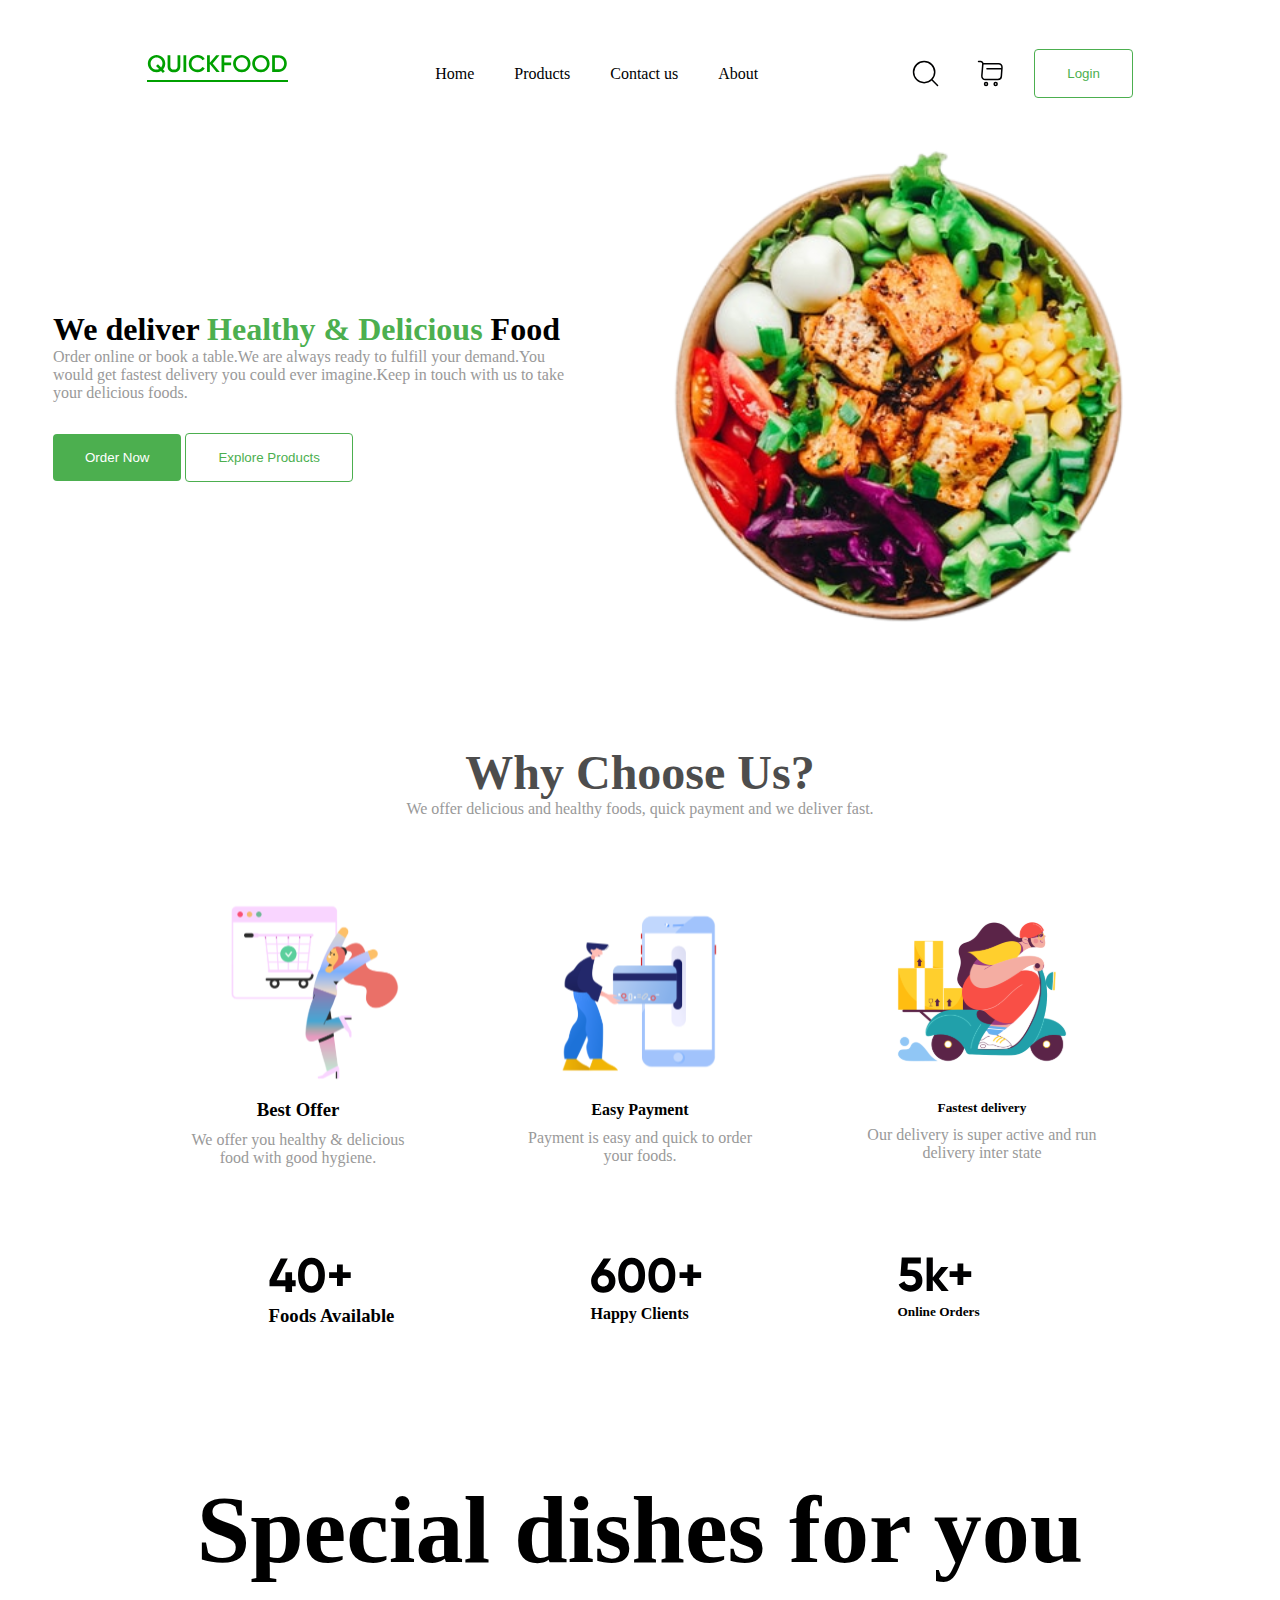
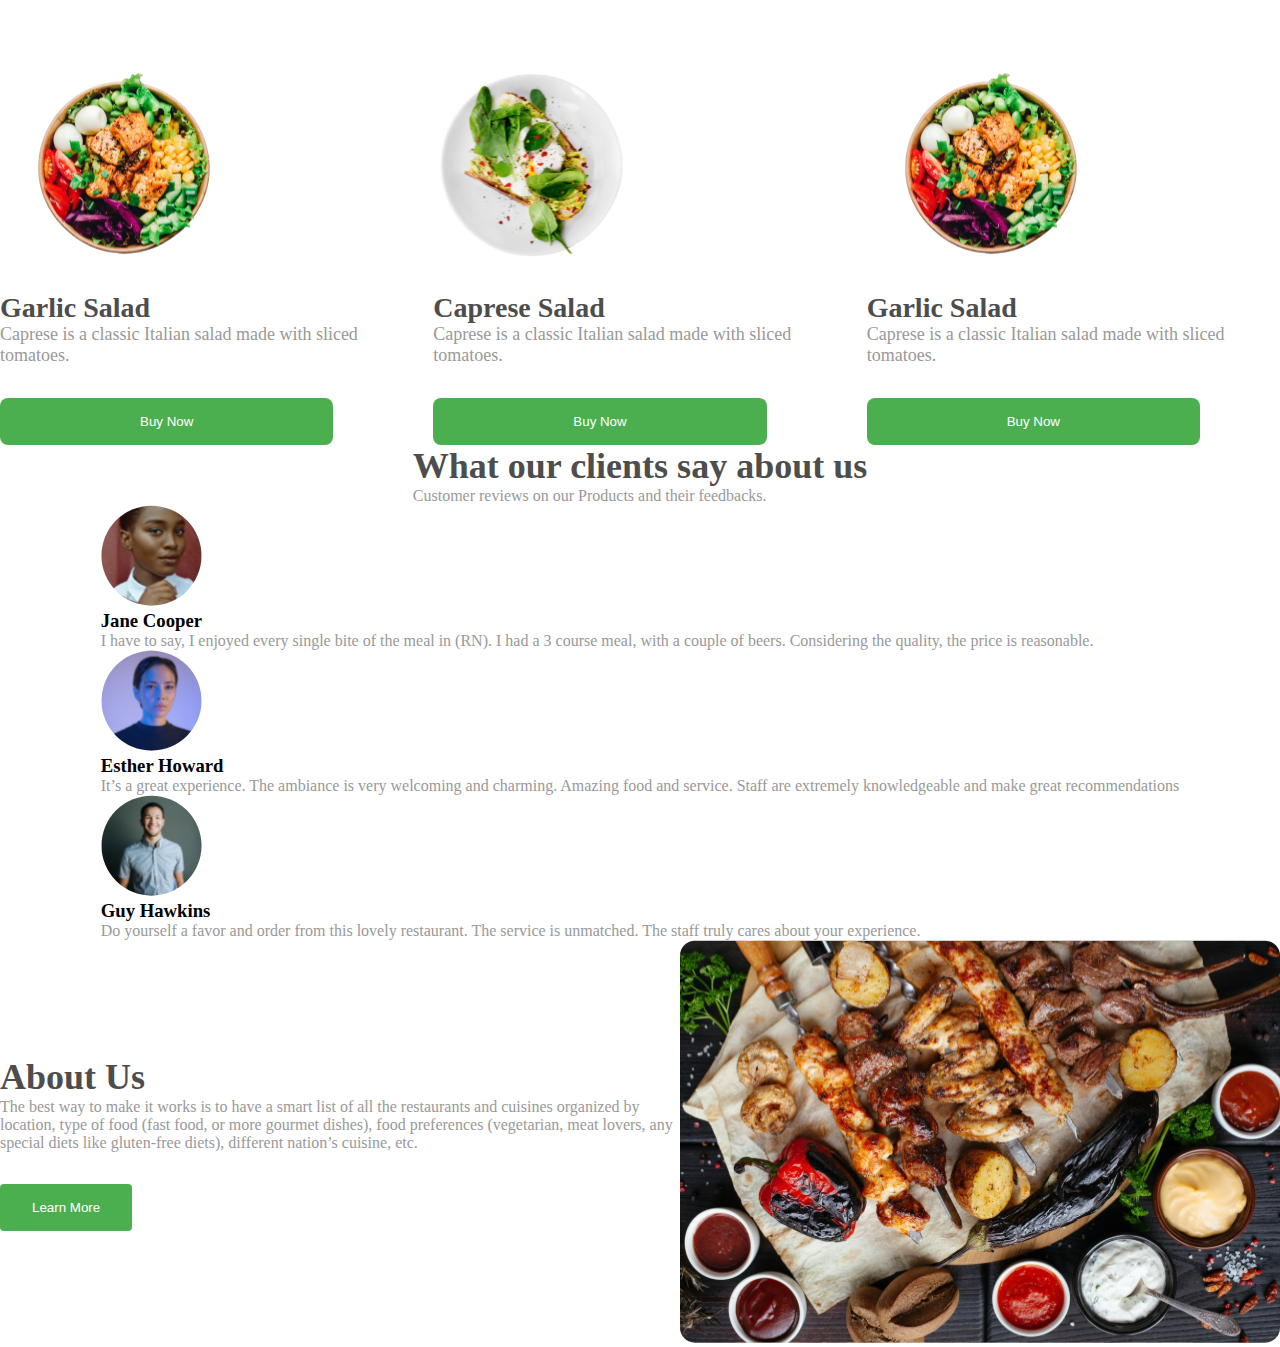
<file: index.html>
<!DOCTYPE html>
<html lang="pt-br">
<head>
    <meta charset="UTF-8">
    <meta name="Author" content="Nycolle Oliveira">
    <meta name="Description"
     content="Esse é um site que desenvolvi a partir de um template no Figma, para testar meus conhecimentos em HTML e CSS">
    <title>QUICKFOOD</title>
    <meta name="Keywords" content="HTML, CSS, web design">
    <meta property="og:title" content="QuickFood">
    <meta property="og:description" content="Olha o projeto que desenvolvi usando HTML e CSS">
    <link rel="stylesheet" href="./src/assets/style/style.css">

</head>
<body>

    <header>
        <div class="logo">
            <img src="./src/assets/images/logo.svg" alt="Logo QuickFood" title="Logo QuickFood">
        </div>
    
        <nav class="nav-header">
            <ul>
                <a href="#">
                    <li class="active">Home</li>
                </a>
                <a href="#">
                    <li class="active">Products</li>
                </a>
                <a href="#">
                    <li class="active">Contact us</li>
                </a>
                <a href="#">
                    <li class="active">About</li>
                </a>
            </ul>
        </nav>
    
        <div class="login-header">
            <img src="./src/assets/images/lupa.svg" alt="Ícone lupa" title="Ìcone lupa">
            <img src="./src/assets/images/logo carrinho de mercado.svg" alt="Ìcone carrinho de mercado" title="Ìcone carrinho de mercado">
            <button class="btn-products">Login</button>
        </div>
    </header> 

    <main class="food-container">

        <div class="food-content">
            <h1>We deliver <spam class="food-primary">Healthy & Delicious</spam> Food</h1>
            <p>Order online or book a table.We are always ready to fulfill your demand.You would get fastest delivery you could ever imagine.Keep in touch with us to take your delicious foods.</p>
            <button class="btn-primary">Order Now</button>
            <button class="btn-products">Explore Products</button>
        </div>

        <div>
          <img src="./src/assets/images/tigela comida.svg" alt="Uma tigela com salada" title="Uma tigela com salada" loading="lazy">
        </div>
  
     </main>

          <section class="choose-section">

            <div class="whychoose-conteiner">
                <h2>Why Choose Us?</h2>
                <p>We offer delicious and healthy foods, quick payment and we deliver fast.</p>
            </div>

            <div class="choose-content">
                <div>
                    <img src="./src/assets/images/Online shopping order.svg" alt="desenho ilustrativo uma moça realizando uma compra" loading="lazy">
                    <h3>Best Offer</h3>
                    <p>We offer you healthy & delicious food with good hygiene.</p>
                </div>

                <div>
                    <img src="./src/assets/images/cartao.svg" alt="desenho ilustrativo um moço inserindo o cartão no celular" loading="lazy">
                    <h4>Easy Payment</h4>
                    <p>Payment is easy and quick to order your foods.</p>
                </div>

                <div>
                    <img src="./src/assets/images/moto.svg" alt="desenho ilustrativo um moço em uma moto levando delivery" loading="lazy">
                    <h5>Fastest delivery</h5>
                    <p>Our delivery is super active and run delivery inter state</p>
                </div>
            </div>

              
            <div class="number-clients">
                <div class="clients-number">
                    <img src="./src/assets/images/40+.svg" alt="" loading="lazy">
                    <h3>Foods Available</h3>
                </div>
                  
                <div class="clients-number">
                    <img src="./src/assets/images/600+.svg" alt="" loading="lazy">
                    <h4>Happy Clients</h4>
                </div>

                <div class="clients-number">
                    <img src="./src/assets/images/5k+.svg" alt="" loading="lazy">
                    <h5>Online Orders</h5>
                </div>
            </div>

        </section>

        <section class="salad-section">

          <div class="special-conteiner">
            <h1>Special dishes for you</h1>
          </div>

            <div class="salad-content">
                <div>
                    <img src="./src/assets/images/tigela de salada 1.svg" alt="tigela com salada" loading="lazy">
                    <h2>Garlic Salad</h2>
                    <p>Caprese is a classic Italian salad made with sliced tomatoes.</p>
                    <button class="btn-salad">Buy Now</button>
                </div>

                <div>
                    <img src="./src/assets/images/salada com pao.svg" alt="tigela com salada" loading="lazy">
                    <h2>Caprese Salad</h2>
                    <p>Caprese is a classic Italian salad made with sliced tomatoes.</p>
                    <button class="btn-salad">Buy Now</button>
                </div>

                <div>
                    <img src="./src/assets/images/tigela de salada 1.svg" alt="tigela com salada" loading="lazy">
                    <h2>Garlic Salad</h2>
                    <p>Caprese is a classic Italian salad made with sliced tomatoes.</p>
                    <button class="btn-salad">Buy Now</button>
                </div>

            </div>

        </section>

        <section class="whatclients-section">
            <div class="clients-assessment">
                <h2>What our clients say about  us</h2>
                <p>Customer reviews on our Products and their feedbacks.</p>
            </div>

            <div class="about-content">
               <div>
                <img src="./src/assets/images/moça 1.svg" alt="foto da cliente na qual avaliou o cardápio" loading="">
                <h3>Jane Cooper</h3>
                <p> I have to say, I enjoyed every single bite of the meal in (RN). I had a 3 course meal, with a couple of beers. Considering the quality, the price is reasonable.</p>
               </div>
                
               <div>
                <img src="./src/assets/images/moça 2.svg" alt="foto da cliente na qual avaliou o cardápio" loading="lazy">
                <h3>Esther Howard</h3>
                <p>It’s a great experience. The ambiance is very welcoming and charming. Amazing food and service. Staff are extremely knowledgeable and make great recommendations</p>
               </div>

               <div>
                <img src="./src/assets/images/moço 3.svg" alt="foto do cliente na qual avaliou o cardápio" loading="">
                <h3>Guy Hawkins</h3>
                <p>Do yourself a favor and order from this lovely restaurant. The service is unmatched. The staff truly cares about your experience.</p>
               </div>

            </div>

        </section>

        <section class="about-section">

            <div>
                <h2>About Us</h2>
                <p>The best way to make it works is to have a smart list of all the restaurants and cuisines organized by location, type of food (fast food, or more gourmet dishes), food preferences (vegetarian, meat lovers, any special diets like gluten-free diets), different nation’s cuisine, etc.</p>
                <button class="btn-primary">Learn More</button>
            </div>
            
            <div>
                <img src="./src/assets/images/comida.svg" alt="imagem prato de churrasco e molhos" loading="lazy">
            </div>
            
        </section>
</body>
</html>
</file>
<file: src/assets/style/style.css>
@import url('./global.css');

header{
    display: flex;
    justify-content: space-evenly;
    padding: 49px 0;
}

.nav-header{
   display: flex;
   justify-content: space-around;
   align-items: center;
}

.nav-header ul{
    display: flex;
    list-style: none;
    gap: 40px;
}

.nav-header ul a{
    text-decoration: none;
    color: #000001;
}

.login-header{
  display: flex;
  gap: 24px;
  
}

.food-container{
    display: flex;
    justify-content: center;
    align-items: center;
}

.food-content{
    width: 523px;
}

.food-primary{
     color: var(--color-primary);
}

.whychoose-conteiner{  
    text-align: center;
    margin-top: 100px;
    margin-bottom: 60px;
}

.whychoose-conteiner h2{
    font-size: 48px
}

.choose-section{ 
    display: flex;
    flex-direction: column;
    align-items: center;
}

.choose-content{
    display: flex;
    justify-content: center; 
    text-align: center;
    gap: 100px;
}
 
.choose-content p{
    width: 242px;
    margin-top: 10px;
}

.number-clients{
  display: flex;
  margin-top: 60px;
  height: 87px;
  gap: 190px;
  padding: 30px;
}

.number-clients h3{
    margin-top: 8px;
    width: 132px;
    height: 21px;
}

.number-clients h4{
    margin-top: 8px;
    width: 117px;
    height: 21px;
}

.number-clients h5{
    margin-top: 8px;
    width: 114px;
    height: 21px;
}

.salad-section{
    display: flex;
    flex-direction: column;
    align-items: center;
}

.special-conteiner{
    margin-top: 100px;
    margin-bottom: 60px;
    font-size: 48px;
}

.salad-content{
    display: flex;
    justify-content: center;
    align-items: center;
    gap: 20px;
}

.salad-content h2{
    font-size: 28px;
}

.salad-content p{
   font-size: 18px;
}

.whatclients-section{
    display: flex;
    flex-direction: column;
    align-items: center; 
}

.about-section{
    display: flex;
    justify-content: center;
    align-items: center;
}
</file>
